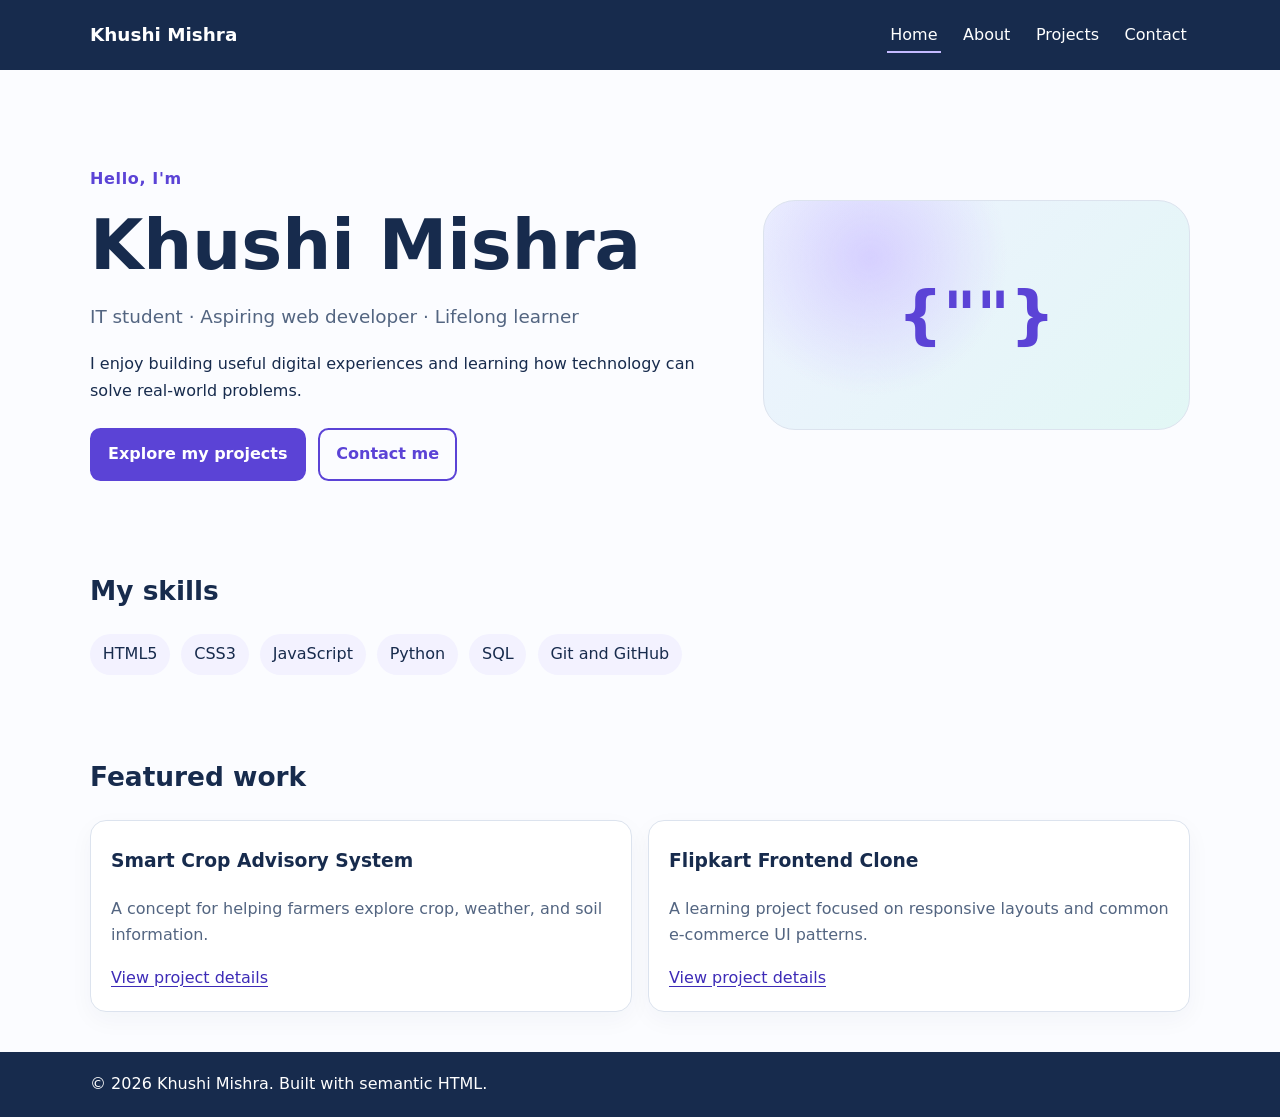
<file: index.html>
<!doctype html>
<html lang="en">
<head>
  <meta charset="utf-8">
  <meta name="viewport" content="width=device-width, initial-scale=1">
  <meta name="description" content="Khushi Mishra's portfolio: web development projects, technical skills, and contact information.">
  <meta name="keywords" content="Khushi Mishra, portfolio, web developer, HTML, CSS, JavaScript, Python">
  <meta name="author" content="Khushi Mishra">
  <meta name="theme-color" content="#172b4d">
  <meta property="og:title" content="Khushi Mishra | Portfolio">
  <meta property="og:description" content="Explore my projects, skills, and journey in technology.">
  <meta property="og:type" content="website">
  <title>Khushi Mishra | Portfolio</title>
  <link rel="icon" href="assets/favicon.svg" type="image/svg+xml">
  <link rel="stylesheet" href="styles.css">
  <script src="script.js" defer></script>
</head>
<body>
  <a class="skip-link" href="#main">Skip to main content</a>
  <header class="site-header">
    <nav class="nav container" aria-label="Main navigation">
      <a class="brand" href="index.html" aria-label="Khushi Mishra home">Khushi Mishra</a>
      <button class="menu-toggle" type="button" aria-expanded="false" aria-controls="primary-menu">
        <span class="sr-only">Toggle navigation menu</span><span aria-hidden="true">☰</span>
      </button>
      <ul id="primary-menu" class="nav-list">
        <li><a aria-current="page" href="index.html">Home</a></li>
        <li><a href="about.html">About</a></li>
        <li><a href="projects.html">Projects</a></li>
        <li><a href="contact.html">Contact</a></li>
      </ul>
    </nav>
  </header>
  <main id="main" class="container">
    <section class="hero" aria-labelledby="hero-title">
      <div>
        <p class="eyebrow">Hello, I'm</p>
        <h1 id="hero-title">Khushi Mishra</h1>
        <p class="lead">IT student · Aspiring web developer · Lifelong learner</p>
        <p>I enjoy building useful digital experiences and learning how technology can solve real-world problems.</p>
        <div class="actions">
          <a class="button" href="projects.html">Explore my projects</a>
          <a class="button button-secondary" href="contact.html">Contact me</a>
        </div>
      </div>
      <div class="hero-art" role="img" aria-label="Decorative abstract shapes representing creativity and technology">
        <span aria-hidden="true">{"</>"}</span>
      </div>
    </section>
    <section class="section" aria-labelledby="skills-title">
      <h2 id="skills-title">My skills</h2>
      <ul class="skill-list">
        <li>HTML5</li><li>CSS3</li><li>JavaScript</li><li>Python</li><li>SQL</li><li>Git and GitHub</li>
      </ul>
    </section>
    <section class="section" aria-labelledby="featured-title">
      <h2 id="featured-title">Featured work</h2>
      <div class="cards">
        <article class="card">
          <h3>Smart Crop Advisory System</h3>
          <p>A concept for helping farmers explore crop, weather, and soil information.</p>
          <a href="projects.html">View project details</a>
        </article>
        <article class="card">
          <h3>Flipkart Frontend Clone</h3>
          <p>A learning project focused on responsive layouts and common e-commerce UI patterns.</p>
          <a href="projects.html">View project details</a>
        </article>
      </div>
    </section>
  </main>
  <footer class="site-footer"><div class="container"><p>© <span data-year>2026</span> Khushi Mishra. Built with semantic HTML.</p></div></footer>
</body>
</html>
</file>
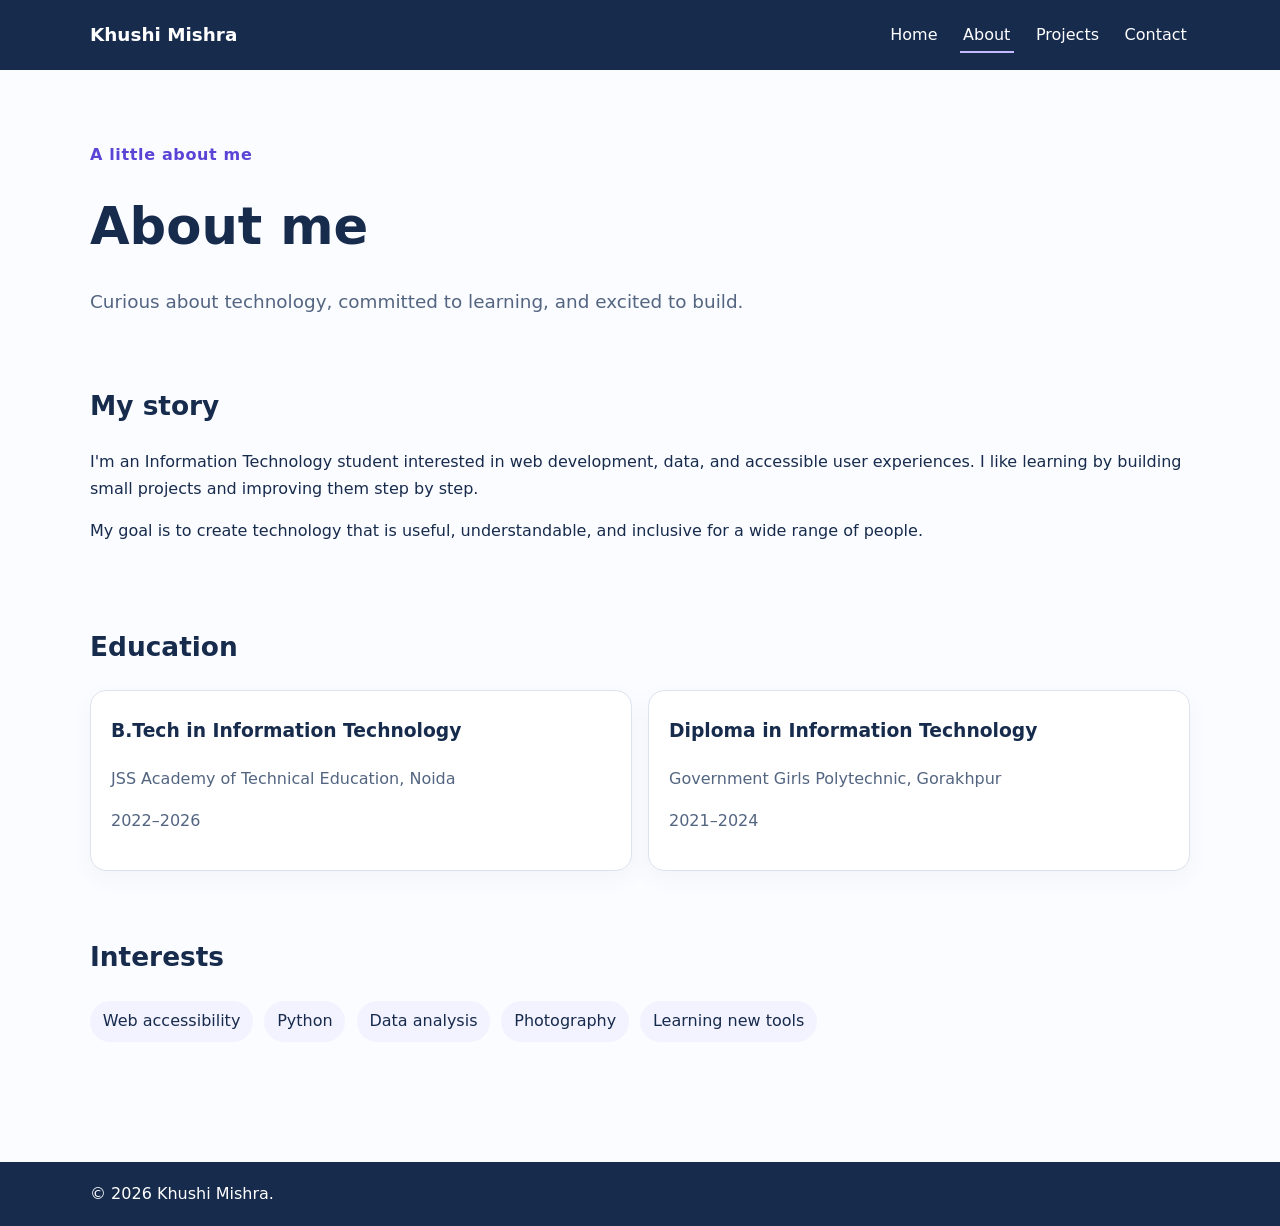
<file: about.html>
<!doctype html>
<html lang="en">
<head>
  <meta charset="utf-8"><meta name="viewport" content="width=device-width, initial-scale=1">
  <meta name="description" content="Learn about Khushi Mishra, her education, interests, and technical journey.">
  <meta name="author" content="Khushi Mishra"><meta name="theme-color" content="#172b4d">
  <title>About | Khushi Mishra</title><link rel="icon" href="assets/favicon.svg" type="image/svg+xml"><link rel="stylesheet" href="styles.css"><script src="script.js" defer></script>
</head>
<body>
<a class="skip-link" href="#main">Skip to main content</a>
<header class="site-header"><nav class="nav container" aria-label="Main navigation">
<a class="brand" href="index.html">Khushi Mishra</a><button class="menu-toggle" type="button" aria-expanded="false" aria-controls="primary-menu"><span class="sr-only">Toggle navigation menu</span><span aria-hidden="true">☰</span></button>
<ul id="primary-menu" class="nav-list"><li><a href="index.html">Home</a></li><li><a aria-current="page" href="about.html">About</a></li><li><a href="projects.html">Projects</a></li><li><a href="contact.html">Contact</a></li></ul>
</nav></header>
<main id="main" class="container page-content">
<header class="page-heading"><p class="eyebrow">A little about me</p><h1>About me</h1><p class="lead">Curious about technology, committed to learning, and excited to build.</p></header>
<section class="section" aria-labelledby="story-title"><h2 id="story-title">My story</h2><p>I'm an Information Technology student interested in web development, data, and accessible user experiences. I like learning by building small projects and improving them step by step.</p><p>My goal is to create technology that is useful, understandable, and inclusive for a wide range of people.</p></section>
<section class="section" aria-labelledby="education-title"><h2 id="education-title">Education</h2>
<div class="timeline"><article class="card"><h3>B.Tech in Information Technology</h3><p>JSS Academy of Technical Education, Noida</p><p><time>2022</time>–<time>2026</time></p></article><article class="card"><h3>Diploma in Information Technology</h3><p>Government Girls Polytechnic, Gorakhpur</p><p><time>2021</time>–<time>2024</time></p></article></div></section>
<section class="section" aria-labelledby="interests-title"><h2 id="interests-title">Interests</h2><ul class="skill-list"><li>Web accessibility</li><li>Python</li><li>Data analysis</li><li>Photography</li><li>Learning new tools</li></ul></section>
</main>
<footer class="site-footer"><div class="container"><p>© <span data-year>2026</span> Khushi Mishra.</p></div></footer>
</body></html>
</file>
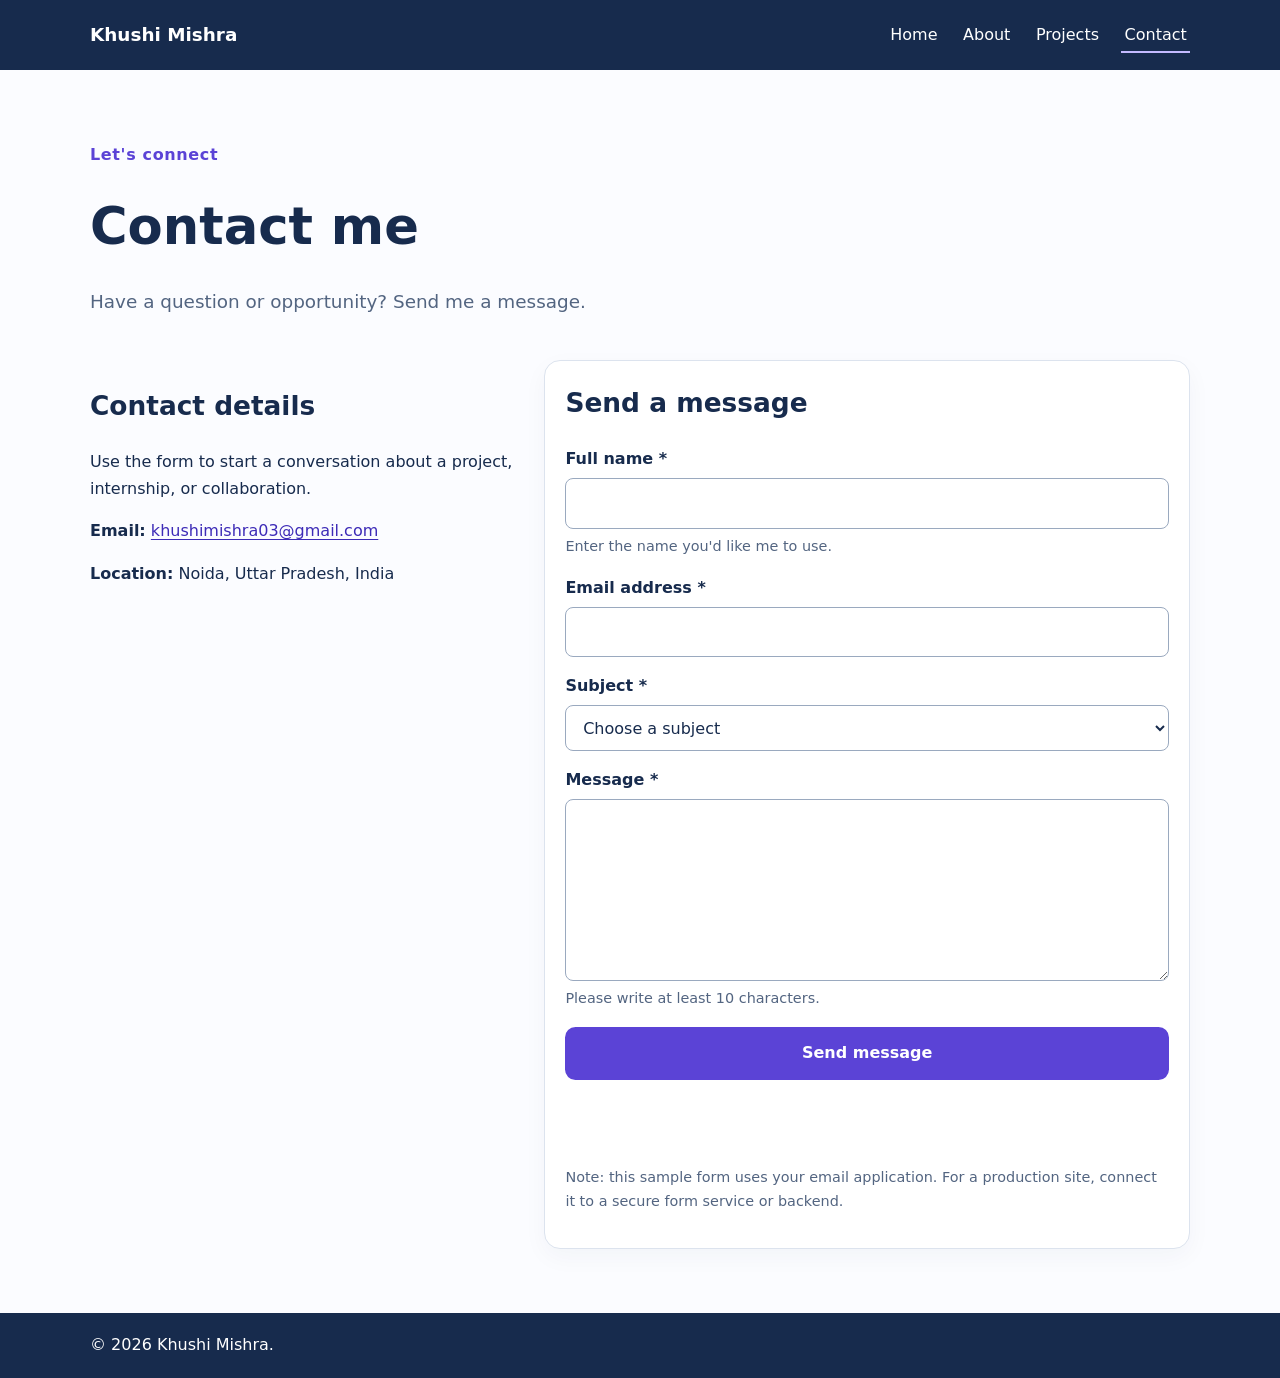
<file: contact.html>
<!doctype html>
<html lang="en">
<head>
  <meta charset="utf-8"><meta name="viewport" content="width=device-width, initial-scale=1">
  <meta name="description" content="Contact Khushi Mishra about projects, collaboration, or opportunities.">
  <meta name="author" content="Khushi Mishra"><meta name="theme-color" content="#172b4d">
  <title>Contact | Khushi Mishra</title><link rel="icon" href="assets/favicon.svg" type="image/svg+xml"><link rel="stylesheet" href="styles.css"><script src="script.js" defer></script>
</head>
<body>
<a class="skip-link" href="#main">Skip to main content</a>
<header class="site-header"><nav class="nav container" aria-label="Main navigation">
<a class="brand" href="index.html">Khushi Mishra</a><button class="menu-toggle" type="button" aria-expanded="false" aria-controls="primary-menu"><span class="sr-only">Toggle navigation menu</span><span aria-hidden="true">☰</span></button>
<ul id="primary-menu" class="nav-list"><li><a href="index.html">Home</a></li><li><a href="about.html">About</a></li><li><a href="projects.html">Projects</a></li><li><a aria-current="page" href="contact.html">Contact</a></li></ul>
</nav></header>
<main id="main" class="container page-content">
<header class="page-heading"><p class="eyebrow">Let's connect</p><h1>Contact me</h1><p class="lead">Have a question or opportunity? Send me a message.</p></header>
<div class="contact-layout">
<section class="section" aria-labelledby="contact-details-title"><h2 id="contact-details-title">Contact details</h2><p>Use the form to start a conversation about a project, internship, or collaboration.</p><p><strong>Email:</strong> <a href="mailto:khushimishra03@gmail.com">khushimishra03@gmail.com</a></p><p><strong>Location:</strong> Noida, Uttar Pradesh, India</p></section>
<section class="form-panel" aria-labelledby="form-title"><h2 id="form-title">Send a message</h2>
<form id="contact-form" action="mailto:khushimishra03@gmail.com" method="post" enctype="text/plain">
<div class="form-field"><label for="name">Full name <span aria-hidden="true">*</span></label><input id="name" name="name" type="text" autocomplete="name" required aria-describedby="name-hint"><small id="name-hint">Enter the name you'd like me to use.</small></div>
<div class="form-field"><label for="email">Email address <span aria-hidden="true">*</span></label><input id="email" name="email" type="email" autocomplete="email" required></div>
<div class="form-field"><label for="subject">Subject <span aria-hidden="true">*</span></label><select id="subject" name="subject" required><option value="">Choose a subject</option><option>Project collaboration</option><option>Internship opportunity</option><option>General question</option></select></div>
<div class="form-field"><label for="message">Message <span aria-hidden="true">*</span></label><textarea id="message" name="message" rows="6" required minlength="10" aria-describedby="message-hint"></textarea><small id="message-hint">Please write at least 10 characters.</small></div>
<button class="button" type="submit">Send message</button>
<p id="form-status" class="form-status" role="status" aria-live="polite"></p>
</form>
<p class="note">Note: this sample form uses your email application. For a production site, connect it to a secure form service or backend.</p>
</section></div>
</main>
<footer class="site-footer"><div class="container"><p>© <span data-year>2026</span> Khushi Mishra.</p></div></footer>
</body></html>
</file>
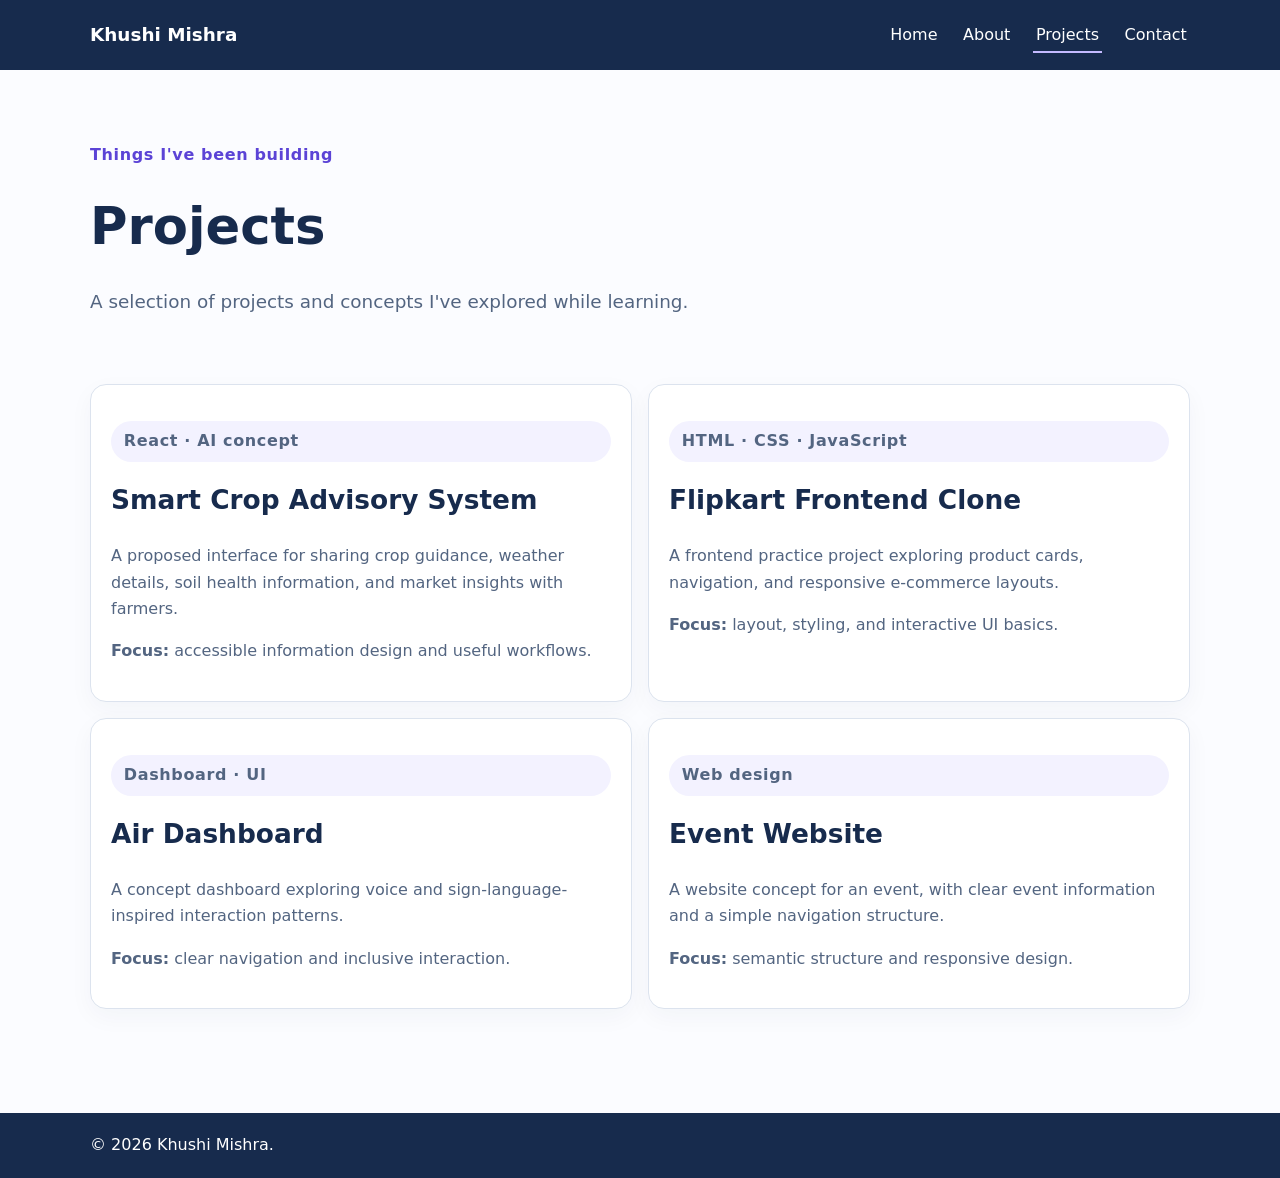
<file: projects.html>
<!doctype html>
<html lang="en">
<head>
  <meta charset="utf-8"><meta name="viewport" content="width=device-width, initial-scale=1">
  <meta name="description" content="Selected web development and technology projects by Khushi Mishra.">
  <meta name="author" content="Khushi Mishra"><meta name="theme-color" content="#172b4d">
  <title>Projects | Khushi Mishra</title><link rel="icon" href="assets/favicon.svg" type="image/svg+xml"><link rel="stylesheet" href="styles.css"><script src="script.js" defer></script>
</head>
<body>
<a class="skip-link" href="#main">Skip to main content</a>
<header class="site-header"><nav class="nav container" aria-label="Main navigation">
<a class="brand" href="index.html">Khushi Mishra</a><button class="menu-toggle" type="button" aria-expanded="false" aria-controls="primary-menu"><span class="sr-only">Toggle navigation menu</span><span aria-hidden="true">☰</span></button>
<ul id="primary-menu" class="nav-list"><li><a href="index.html">Home</a></li><li><a href="about.html">About</a></li><li><a aria-current="page" href="projects.html">Projects</a></li><li><a href="contact.html">Contact</a></li></ul>
</nav></header>
<main id="main" class="container page-content">
<header class="page-heading"><p class="eyebrow">Things I've been building</p><h1>Projects</h1><p class="lead">A selection of projects and concepts I've explored while learning.</p></header>
<section class="section" aria-label="Project list"><div class="cards">
<article class="card"><p class="tag">React · AI concept</p><h2>Smart Crop Advisory System</h2><p>A proposed interface for sharing crop guidance, weather details, soil health information, and market insights with farmers.</p><p><strong>Focus:</strong> accessible information design and useful workflows.</p></article>
<article class="card"><p class="tag">HTML · CSS · JavaScript</p><h2>Flipkart Frontend Clone</h2><p>A frontend practice project exploring product cards, navigation, and responsive e-commerce layouts.</p><p><strong>Focus:</strong> layout, styling, and interactive UI basics.</p></article>
<article class="card"><p class="tag">Dashboard · UI</p><h2>Air Dashboard</h2><p>A concept dashboard exploring voice and sign-language-inspired interaction patterns.</p><p><strong>Focus:</strong> clear navigation and inclusive interaction.</p></article>
<article class="card"><p class="tag">Web design</p><h2>Event Website</h2><p>A website concept for an event, with clear event information and a simple navigation structure.</p><p><strong>Focus:</strong> semantic structure and responsive design.</p></article>
</div></section>
</main>
<footer class="site-footer"><div class="container"><p>© <span data-year>2026</span> Khushi Mishra.</p></div></footer>
</body></html>
</file>
<file: styles.css>
:root{color-scheme:light;--ink:#172b4d;--muted:#536581;--accent:#5b43d6;--pale:#f3f2ff;--line:#dce3ee;--white:#fff;--focus:#f59e0b}
*{box-sizing:border-box}html{scroll-behavior:smooth}body{margin:0;font-family:system-ui,-apple-system,"Segoe UI",Roboto,Arial,sans-serif;line-height:1.65;color:var(--ink);background:#fbfcff}a{color:#3d2bb7;text-underline-offset:.2em}a:hover{text-decoration-thickness:2px}.container{width:min(1100px,calc(100% - 2rem));margin-inline:auto}.site-header{background:var(--ink);color:white}.nav{min-height:70px;display:flex;align-items:center;justify-content:space-between;gap:1rem}.brand{font-size:1.15rem;font-weight:800;color:white;text-decoration:none}.nav-list{display:flex;align-items:center;gap:1.2rem;margin:0;padding:0;list-style:none}.nav-list a{color:white;text-decoration:none;padding:.45rem .2rem;border-bottom:2px solid transparent}.nav-list a[aria-current=page]{border-color:#c4baff}.menu-toggle{display:none;background:transparent;border:1px solid #aebbd0;border-radius:.5rem;color:white;padding:.45rem .7rem;font-size:1.2rem}.skip-link{position:absolute;left:.75rem;top:-5rem;background:white;color:var(--ink);padding:.7rem 1rem;z-index:10;border-radius:.4rem}.skip-link:focus{top:.75rem}.hero{display:grid;grid-template-columns:1.5fr 1fr;gap:2rem;align-items:center;padding:5rem 0 4rem}.eyebrow,.tag{color:var(--accent);font-weight:750;letter-spacing:.04em}.hero h1{font-size:clamp(2.4rem,6vw,4.3rem);line-height:1.1;margin:.2rem 0 1rem}.lead{font-size:1.15rem;color:var(--muted);max-width:65ch}.hero-art{display:grid;place-items:center;min-height:230px;border-radius:2rem;background:radial-gradient(circle at 25% 25%,#d6d0ff,transparent 38%),linear-gradient(135deg,#eef2ff,#e2f7f5);font-size:4rem;font-weight:900;color:var(--accent);border:1px solid var(--line)}.actions{display:flex;flex-wrap:wrap;gap:.8rem;margin-top:1.5rem}.button{display:inline-block;background:var(--accent);color:white;border:2px solid var(--accent);border-radius:.65rem;padding:.7rem 1rem;font:inherit;font-weight:700;text-decoration:none;cursor:pointer}.button:hover{background:#4430b7}.button-secondary{background:transparent;color:var(--accent)}.section{padding:1.5rem 0 2.5rem}.section h2,.form-panel h2{font-size:1.65rem;margin-top:0}.skill-list{display:flex;flex-wrap:wrap;gap:.7rem;list-style:none;padding:0}.skill-list li,.tag{background:var(--pale);border-radius:999px;padding:.45rem .8rem}.cards{display:grid;grid-template-columns:repeat(2,minmax(0,1fr));gap:1rem}.card,.form-panel{background:white;border:1px solid var(--line);border-radius:1rem;padding:1.25rem;box-shadow:0 8px 24px #172b4d0a}.card h2,.card h3{margin-top:.3rem}.card p{color:var(--muted)}.page-content{padding-top:2.5rem;padding-bottom:4rem}.page-heading{padding:1rem 0 1.5rem}.page-heading h1{font-size:clamp(2.2rem,5vw,3.2rem);margin:.2rem 0}.timeline{display:grid;grid-template-columns:repeat(2,minmax(0,1fr));gap:1rem}.contact-layout{display:grid;grid-template-columns:.8fr 1.2fr;gap:1.5rem;align-items:start}.form-panel form{display:grid;gap:1rem}.form-field{display:grid;gap:.35rem}.form-field label{font-weight:700}.form-field input,.form-field select,.form-field textarea{width:100%;border:1px solid #9aa9bf;border-radius:.5rem;padding:.7rem .8rem;font:inherit;color:var(--ink);background:white}.form-field small,.note{color:var(--muted);font-size:.9rem}.form-status{min-height:1.5em}.site-footer{background:var(--ink);color:white;padding:1rem 0}.site-footer p{margin:.2rem 0}.sr-only{position:absolute;width:1px;height:1px;padding:0;margin:-1px;overflow:hidden;clip:rect(0,0,0,0);white-space:nowrap;border:0}:focus-visible{outline:3px solid var(--focus);outline-offset:3px}::selection{background:#d6d0ff;color:var(--ink)}@media(max-width:700px){.hero{grid-template-columns:1fr;padding:3rem 0}.hero-art{min-height:150px}.menu-toggle{display:block}.nav{flex-wrap:wrap;padding-block:.7rem}.nav-list{display:none;flex-basis:100%;flex-direction:column;align-items:flex-start;gap:.25rem;padding:.5rem 0 1rem}.nav-list.is-open{display:flex}.cards,.timeline,.contact-layout{grid-template-columns:1fr}}@media(prefers-reduced-motion:reduce){html{scroll-behavior:auto}*,*::before,*::after{animation-duration:.01ms!important;animation-iteration-count:1!important;transition-duration:.01ms!important}}
</file>
